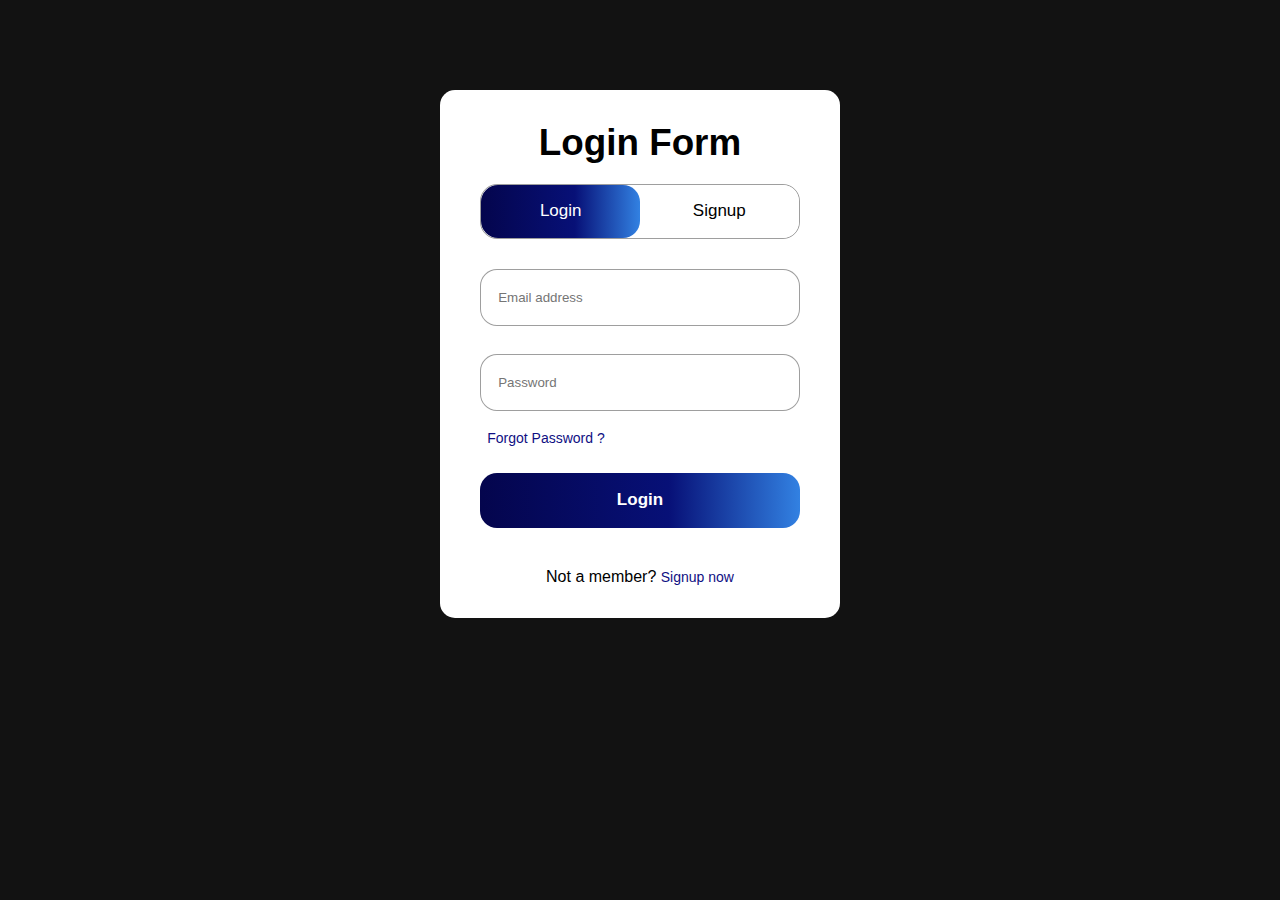
<file: index.html>
<!DOCTYPE html>
<html lang="en">
  <head>
    <meta charset="UTF-8" />
    <meta name="viewport" content="width=device-width, initial-scale=1.0" />
    <title>Document</title>
    <link rel="stylesheet" href="style.css" />
  </head>
  <body>
    <form action="">
      <h1>Login Form</h1>
      <div class="btns">
        <button id="btn1" onclick="login()">Login</button>
        <button id="btn2" onclick="signup()">Signup</button>
      </div>
      <input type="email" name="" id="email" placeholder="Email address" />
      <br />
      <input
        type="Password"
        name=""
        id="Password"
        placeholder="Password"
      /><br />
      <div id="add"></div>
      <a href="#" id="anchor">Forgot Password ?</a><br />
      <button class="last-btn" id="last-btn">Login</button>
      <p id="para">Not a member? <a href="#">Signup now</a></p>
    </form>

    <script src="app.js"></script>
  </body>
</html>
</file>
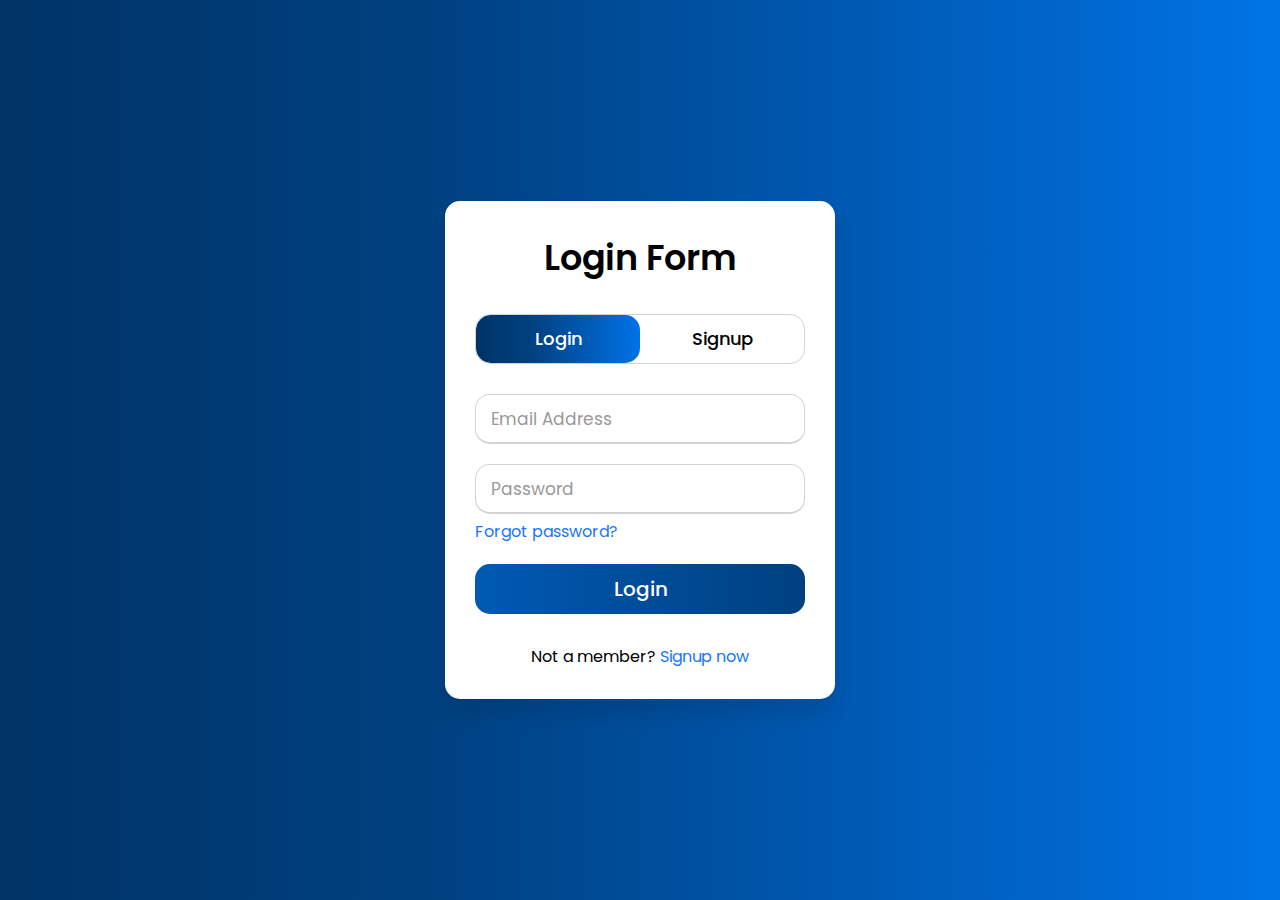
<file: pro/index.html>
<!DOCTYPE html>
<html lang="en">
<head>
    <meta charset="UTF-8">
    <meta name="viewport" content="width=device-width, initial-scale=1.0">
    <title>Document</title>
    <link rel="stylesheet" href="style.css">
</head>
<body>
    <div class="wrapper">
        <div class="title-text">
          <div class="title login">Login Form</div>
          <div class="title signup">Signup Form</div>
        </div>
        <div class="form-container">
          <div class="slide-controls">
            <input type="radio" name="slide" id="login" checked>
            <input type="radio" name="slide" id="signup">
            <label for="login" class="slide login">Login</label>
            <label for="signup" class="slide signup">Signup</label>
            <div class="slider-tab"></div>
          </div>
          <div class="form-inner">
            <form action="#" class="login">
              <div class="field">
                <input type="text" placeholder="Email Address" required>
              </div>
              <div class="field">
                <input type="password" placeholder="Password" required>
              </div>
              <div class="pass-link"><a href="#">Forgot password?</a></div>
              <div class="field btn">
                <div class="btn-layer"></div>
                <input type="submit" value="Login">
              </div>
              <div class="signup-link">Not a member? <a href="">Signup now</a></div>
            </form>
            <form action="#" class="signup">
              <div class="field">
                <input type="text" placeholder="Email Address" required>
              </div>
              <div class="field">
                <input type="password" placeholder="Password" required>
              </div>
              <div class="field">
                <input type="password" placeholder="Confirm password" required>
              </div>
              <div class="field btn">
                <div class="btn-layer"></div>
                <input type="submit" value="Signup">
              </div>
            </form>
          </div>
        </div>
      </div>
 <script src="app.js"></script>    
</body>
</html>
</file>
<file: style.css>
* {
  margin: 0;
  padding: 0;
  box-sizing: border-box;
  font-family: sans-serif;
}
:root {
  --border-color: rgba(61, 61, 61, 0.499);
  --theme-color: rgb(15, 15, 131);
}
body {
  background-color: #121212;
}
form {
  width: 25em;
  height: 33em;
  background-color: white;
  margin: auto;
  margin-top: 7%;
  padding: 2em;
  display: flex;
  flex-direction: column;
  align-items: center;
  border-radius: 15px;
  -webkit-border-radius: 15px;
  -moz-border-radius: 15px;
  -ms-border-radius: 15px;
  -o-border-radius: 15px;
}
h1 {
  font-size: 2.3em;
  padding-bottom: 20px;
}
.btns {
  width: 95%;
  height: 6.5vh;
  border: 1px solid var(--border-color);
  display: flex;
  /* gap: 75px; */
  align-items: center;
  /* justify-content: space-evenly; */
  border-radius: 17px;
  -webkit-border-radius: 17px;
  -moz-border-radius: 17px;
  -ms-border-radius: 17px;
  -o-border-radius: 17px;
  margin-bottom: 30px;
}
button {
  background-color: white;
  border: none;
  outline: none;
  font-size: 17px;
}
#btn2 {
  width: 50%;
  height: 100%;
  border-radius: 17px;
  -webkit-border-radius: 17px;
  -moz-border-radius: 17px;
  -ms-border-radius: 17px;
  -o-border-radius: 17px;
}
#btn1 {
  background: rgb(3, 4, 45);
  background: linear-gradient(
    90deg,
    rgb(4, 5, 77) 0%,
    rgba(7, 16, 119, 1) 59%,
    rgba(50, 129, 226, 1) 100%
  );
  height: 100%;
  width: 50%;
  border-radius: 17px;
  -webkit-border-radius: 17px;
  -moz-border-radius: 17px;
  -ms-border-radius: 17px;
  -o-border-radius: 17px;
  color: white;
}
input {
  width: 95%;
  height: 6.5vh;
  border-radius: 17px;
  -webkit-border-radius: 17px;
  -moz-border-radius: 17px;
  -ms-border-radius: 17px;
  -o-border-radius: 17px;
  outline: none;
  padding: 5%;
  border: 1px solid var(--border-color);
  margin-bottom: 10px;
}
a {
  text-decoration: none;
  color: var(--theme-color);
  translate: -80% -59%;
  font-size: 14px;
}
.last-btn {
  width: 95%;
  height: 6.5vh;
  background: rgb(3, 4, 45);
  background: linear-gradient(
    90deg,
    rgb(4, 5, 77) 0%,
    rgba(7, 16, 119, 1) 59%,
    rgba(50, 129, 226, 1) 100%
  );
  color: white;
  font-weight: bold;
  border-radius: 17px;
  -webkit-border-radius: 17px;
  -moz-border-radius: 17px;
  -ms-border-radius: 17px;
  -o-border-radius: 17px;
  margin-bottom: 40px;
}
</file>
<file: pro/style.css>
@import url('https://fonts.googleapis.com/css?family=Poppins:400,500,600,700&display=swap');
*{
  margin: 0;
  padding: 0;
  box-sizing: border-box;
  font-family: 'Poppins', sans-serif;
}
html,body{
  display: grid;
  height: 100%;
  width: 100%;
  place-items: center;
  background: -webkit-linear-gradient(left, #003366,#004080,#0059b3
, #0073e6);
}
::selection{
  background: #1a75ff;
  color: #fff;
}
.wrapper{
  overflow: hidden;
  max-width: 390px;
  background: #fff;
  padding: 30px;
  border-radius: 15px;
  box-shadow: 0px 15px 20px rgba(0,0,0,0.1);
}
.wrapper .title-text{
  display: flex;
  width: 200%;
}
.wrapper .title{
  width: 50%;
  font-size: 35px;
  font-weight: 600;
  text-align: center;
  transition: all 0.6s cubic-bezier(0.68,-0.55,0.265,1.55);
}
.wrapper .slide-controls{
  position: relative;
  display: flex;
  height: 50px;
  width: 100%;
  overflow: hidden;
  margin: 30px 0 10px 0;
  justify-content: space-between;
  border: 1px solid lightgrey;
  border-radius: 15px;
}
.slide-controls .slide{
  height: 100%;
  width: 100%;
  color: #fff;
  font-size: 18px;
  font-weight: 500;
  text-align: center;
  line-height: 48px;
  cursor: pointer;
  z-index: 1;
  transition: all 0.6s ease;
}
.slide-controls label.signup{
  color: #000;
}
.slide-controls .slider-tab{
  position: absolute;
  height: 100%;
  width: 50%;
  left: 0;
  z-index: 0;
  border-radius: 15px;
  background: -webkit-linear-gradient(left,#003366,#004080,#0059b3
, #0073e6);
  transition: all 0.6s cubic-bezier(0.68,-0.55,0.265,1.55);
}
input[type="radio"]{
  display: none;
}
#signup:checked ~ .slider-tab{
  left: 50%;
}
#signup:checked ~ label.signup{
  color: #fff;
  cursor: default;
  user-select: none;
}
#signup:checked ~ label.login{
  color: #000;
}
#login:checked ~ label.signup{
  color: #000;
}
#login:checked ~ label.login{
  cursor: default;
  user-select: none;
}
.wrapper .form-container{
  width: 100%;
  overflow: hidden;
}
.form-container .form-inner{
  display: flex;
  width: 200%;
}
.form-container .form-inner form{
  width: 50%;
  transition: all 0.6s cubic-bezier(0.68,-0.55,0.265,1.55);
}
.form-inner form .field{
  height: 50px;
  width: 100%;
  margin-top: 20px;
}
.form-inner form .field input{
  height: 100%;
  width: 100%;
  outline: none;
  padding-left: 15px;
  border-radius: 15px;
  border: 1px solid lightgrey;
  border-bottom-width: 2px;
  font-size: 17px;
  transition: all 0.3s ease;
}
.form-inner form .field input:focus{
  border-color: #1a75ff;
  box-shadow: inset 0 0 3px #fb6aae;
}
.form-inner form .field input::placeholder{
  color: #999;
  transition: all 0.3s ease;
}
form .field input:focus::placeholder{
  color: #1a75ff;
}
.form-inner form .pass-link{
  margin-top: 5px;
}
.form-inner form .signup-link{
  text-align: center;
  margin-top: 30px;
}
.form-inner form .pass-link a,
.form-inner form .signup-link a{
  color: #1a75ff;
  text-decoration: none;
}
.form-inner form .pass-link a:hover,
.form-inner form .signup-link a:hover{
  text-decoration: underline;
}
form .btn{
  height: 50px;
  width: 100%;
  border-radius: 15px;
  position: relative;
  overflow: hidden;
}
form .btn .btn-layer{
  height: 100%;
  width: 300%;
  position: absolute;
  left: -100%;
  background: -webkit-linear-gradient(right,#003366,#004080,#0059b3
, #0073e6);
  border-radius: 15px;
  transition: all 0.4s ease;;
}
form .btn:hover .btn-layer{
  left: 0;
}
form .btn input[type="submit"]{
  height: 100%;
  width: 100%;
  z-index: 1;
  position: relative;
  background: none;
  border: none;
  color: #fff;
  padding-left: 0;
  border-radius: 15px;
  font-size: 20px;
  font-weight: 500;
  cursor: pointer;
}
</file>
